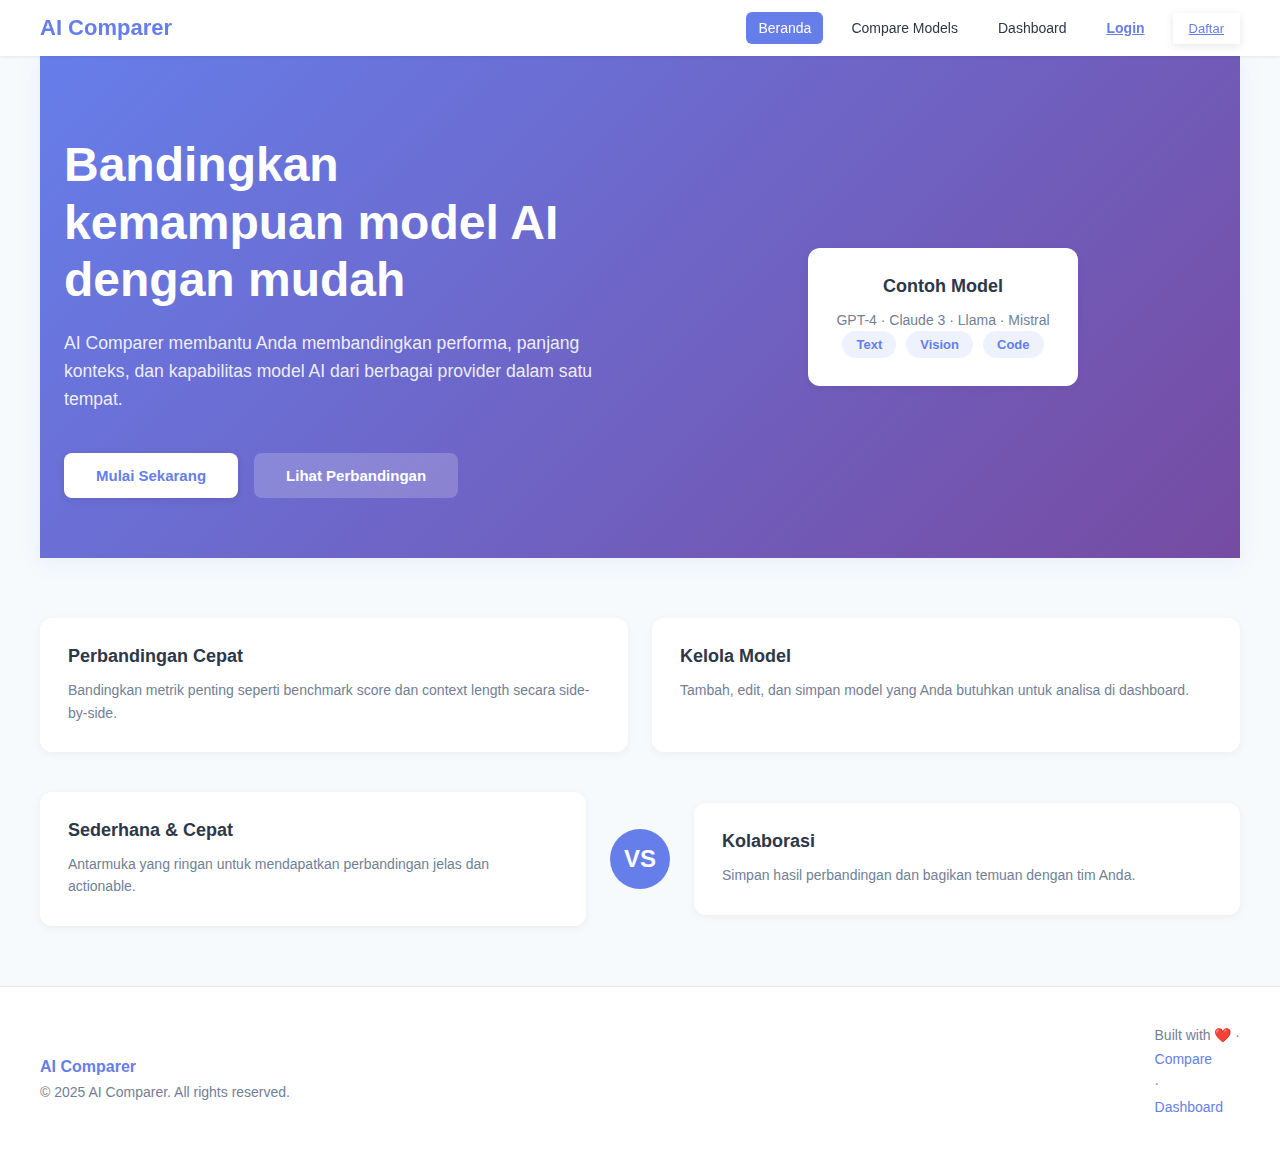
<file: index.html>
<!DOCTYPE html>
<html lang="id">
<head>
    <meta charset="utf-8">
    <meta name="viewport" content="width=device-width, initial-scale=1">
    <title>AI Comparer - Home</title>
    <link rel="stylesheet" href="css/index.css">
</head>
<body>
    <!-- Navigation Bar -->
    <nav class="navbar">
        <div class="nav-container">
            <h1 class="nav-logo">AI Comparer</h1>
            <div class="nav-menu">
                <a href="index.html" class="nav-link active">Beranda</a>
                <a href="compare.html" class="nav-link">Compare Models</a>
                <a href="dashboard.html" class="nav-link">Dashboard</a>
                <a href="login.html" id="loginLink" class="btn btn-icon">Login</a>
                <a href="register.html" id="registerLink" class="btn btn-primary btn-navbar">Daftar</a>
                <button id="logoutBtn" class="btn btn-secondary btn-navbar" style="display: none;">Logout</button>
            </div>
        </div>
    </nav>

    <!-- Hero Section -->
    <header class="container hero-section">
        <div class="hero-grid">
            <div class="hero-content">
                <h2 class="hero-title">Bandingkan kemampuan model AI dengan mudah</h2>
                <p class="hero-desc">AI Comparer membantu Anda membandingkan performa, panjang konteks, dan kapabilitas model AI dari berbagai provider dalam satu tempat.</p>
                <div class="hero-actions">
                    <a href="register.html" class="btn btn-primary btn-large">Mulai Sekarang</a>
                    <a href="compare.html" class="btn btn-secondary btn-large">Lihat Perbandingan</a>
                </div>
            </div>
            <div class="hero-models">
                <div class="selection-box models-box">
                    <h3 class="models-title">Contoh Model</h3>
                    <p class="text-muted">GPT-4 · Claude 3 · Llama · Mistral</p>
                    <div class="models-capabilities">
                        <span class="capability-badge">Text</span>
                        <span class="capability-badge">Vision</span>
                        <span class="capability-badge">Code</span>
                    </div>
                </div>
            </div>
        </div>
    </header>

    <!-- Features -->
    <section class="container">
        <div class="compare-selection section-margin">
            <div class="selection-box">
                <h3>Perbandingan Cepat</h3>
                <p class="text-muted">Bandingkan metrik penting seperti benchmark score dan context length secara side-by-side.</p>
            </div>

            <div class="selection-box">
                <h3>Kelola Model</h3>
                <p class="text-muted">Tambah, edit, dan simpan model yang Anda butuhkan untuk analisa di dashboard.</p>
            </div>
        </div>

        <div class="comparison-cards">
            <div class="comparison-card">
                <h4 class="model-card-title">Sederhana & Cepat</h4>
                <p class="text-muted">Antarmuka yang ringan untuk mendapatkan perbandingan jelas dan actionable.</p>
            </div>

            <div class="vs-divider">
                <span>VS</span>
            </div>

            <div class="comparison-card">
                <h4 class="model-card-title">Kolaborasi</h4>
                <p class="text-muted">Simpan hasil perbandingan dan bagikan temuan dengan tim Anda.</p>
            </div>
        </div>
    </section>

    <!-- Footer -->
    <footer class="main-footer">
        <div class="container footer-flex">
            <div>
                <strong>AI Comparer</strong>
                <p class="text-muted footer-copyright">© 2025 AI Comparer. All rights reserved.</p>
            </div>
            <div class="text-muted">Built with ❤️ · <a href="compare.html">Compare</a> · <a href="dashboard.html">Dashboard</a></div>
        </div>
    </footer>

    <!-- Scripts -->
    <script src="https://code.jquery.com/jquery-3.6.0.min.js"></script>
    <script src="js/config.js"></script>
    
    <script>
        $(document).ready(function() {
            // Fungsi untuk cek apakah user sudah login
            function checkAndRedirectIfLoggedIn() {
                const token = getToken();
                
                // Jika user sudah login (token ada dan tidak expired), redirect ke dashboard
                if (token && !isTokenExpired(token)) {
                    window.location.href = 'dashboard.html';
                    return true;
                }
                return false;
            }

            // Fungsi untuk update UI berdasarkan login status
            function updateNavbarForAuthStatus() {
                const token = getToken();
                const isLoggedIn = token && !isTokenExpired(token);

                if (isLoggedIn) {
                    // Sembunyikan login dan register links
                    $('#loginLink').hide();
                    $('#registerLink').hide();

                    // Tampilkan logout button
                    $('#logoutBtn').show();
                } else {
                    // Tampilkan login dan register links
                    $('#loginLink').show();
                    $('#registerLink').show();

                    // Sembunyikan logout button
                    $('#logoutBtn').hide();
                }
            }

            // Cek dan redirect jika sudah login
            checkAndRedirectIfLoggedIn();

            // Update navbar UI
            updateNavbarForAuthStatus();

            // Handler untuk logout button
            $('#logoutBtn').on('click', function() {
                removeToken();
                updateNavbarForAuthStatus();
                showAlert('Logout berhasil!', 'success');
                setTimeout(function() {
                    window.location.href = 'index.html';
                }, 500);
            });
        });

        // Helper untuk menampilkan alert
        function showAlert(message, type) {
            const alertDiv = document.createElement('div');
            alertDiv.className = 'alert alert-' + type;
            alertDiv.style.position = 'fixed';
            alertDiv.style.top = '20px';
            alertDiv.style.right = '20px';
            alertDiv.style.zIndex = '9999';
            alertDiv.style.maxWidth = '300px';
            alertDiv.textContent = message;
            document.body.appendChild(alertDiv);
            
            setTimeout(function() {
                alertDiv.remove();
            }, 5000);
        }
    </script>
</body>
</html>
</file>
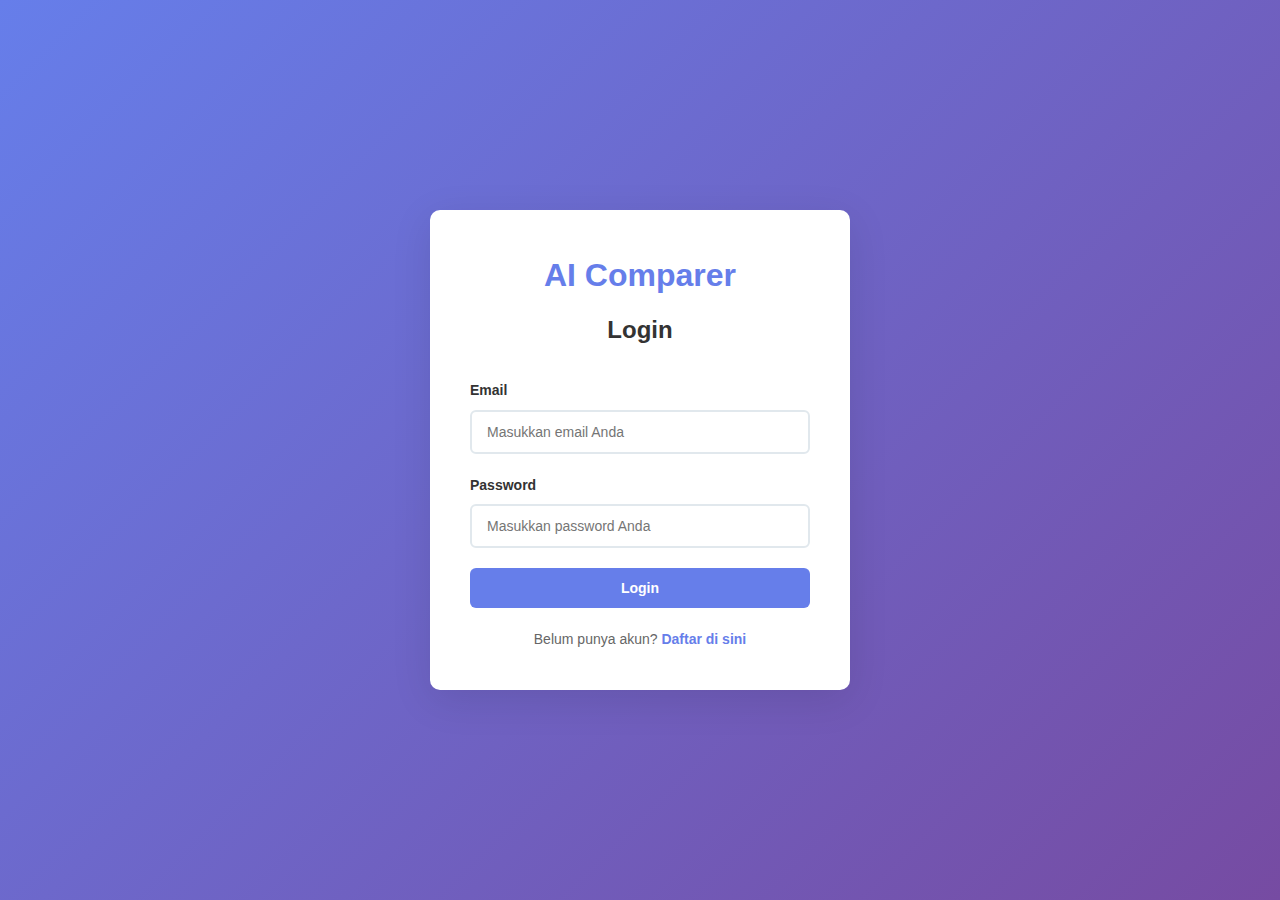
<file: compare.html>
<!DOCTYPE html>
<html lang="id">
<head>
    <meta charset="UTF-8">
    <meta name="viewport" content="width=device-width, initial-scale=1.0">
    <title>Compare Models - AI Comparer</title>
    <link rel="stylesheet" href="css/style.css">
</head>
<body>
    <!-- Navigation Bar -->
    <nav class="navbar">
        <div class="nav-container">
            <h1 class="nav-logo">AI Comparer</h1>
            <div class="nav-menu">
                <a href="dashboard.html" class="nav-link">Dashboard</a>
                <a href="compare.html" class="nav-link active">Compare Models</a>
                <button id="logoutBtn" class="btn btn-secondary">Logout</button>
            </div>
        </div>
    </nav>

    <div class="container">
        <!-- Header Section -->
        <div class="page-header">
            <h2>Compare AI Models</h2>
        </div>

        <!-- Alert untuk menampilkan error/success message -->
        <div id="alert" class="alert" style="display: none;"></div>

        <!-- Model Selection -->
        <div class="compare-selection">
            <div class="selection-box">
                <h3>Model 1</h3>
                <select id="model1Select" class="model-select">
                    <option value="">-- Pilih Model --</option>
                </select>
            </div>

            <div class="selection-box">
                <h3>Model 2</h3>
                <select id="model2Select" class="model-select">
                    <option value="">-- Pilih Model --</option>
                </select>
            </div>
        </div>

        <div class="compare-action">
            <button id="compareBtn" class="btn btn-primary btn-large">
                <span class="btn-text">Bandingkan</span>
                <span class="loader" style="display: none;"></span>
            </button>
        </div>

        <!-- Comparison Result -->
        <div id="comparisonResult" class="comparison-result" style="display: none;">
            <h3>Hasil Perbandingan</h3>

            <div class="comparison-cards">
                <!-- Model 1 Card -->
                <div class="comparison-card">
                    <h4 id="model1Name" class="model-card-title"></h4>
                    <div class="model-details">
                        <div class="detail-item">
                            <span class="detail-label">Provider:</span>
                            <span id="model1Provider" class="detail-value"></span>
                        </div>
                        <div class="detail-item">
                            <span class="detail-label">Context Length:</span>
                            <span id="model1Context" class="detail-value"></span>
                        </div>
                        <div class="detail-item">
                            <span class="detail-label">Benchmark Score:</span>
                            <span id="model1Score" class="detail-value score"></span>
                        </div>
                        <div class="detail-item">
                            <span class="detail-label">Capabilities:</span>
                            <div id="model1Capabilities" class="capabilities-list"></div>
                        </div>
                    </div>
                </div>

                <!-- VS Divider -->
                <div class="vs-divider">
                    <span>VS</span>
                </div>

                <!-- Model 2 Card -->
                <div class="comparison-card">
                    <h4 id="model2Name" class="model-card-title"></h4>
                    <div class="model-details">
                        <div class="detail-item">
                            <span class="detail-label">Provider:</span>
                            <span id="model2Provider" class="detail-value"></span>
                        </div>
                        <div class="detail-item">
                            <span class="detail-label">Context Length:</span>
                            <span id="model2Context" class="detail-value"></span>
                        </div>
                        <div class="detail-item">
                            <span class="detail-label">Benchmark Score:</span>
                            <span id="model2Score" class="detail-value score"></span>
                        </div>
                        <div class="detail-item">
                            <span class="detail-label">Capabilities:</span>
                            <div id="model2Capabilities" class="capabilities-list"></div>
                        </div>
                    </div>
                </div>
            </div>

            <!-- Comparison Table -->
            <div class="comparison-table">
                <h4>Perbandingan Detail</h4>
                <table>
                    <thead>
                        <tr>
                            <th>Aspek</th>
                            <th id="compTableModel1"></th>
                            <th id="compTableModel2"></th>
                            <th>Winner</th>
                        </tr>
                    </thead>
                    <tbody id="comparisonTableBody">
                        <!-- Data akan diisi oleh JavaScript -->
                    </tbody>
                </table>
            </div>
        </div>
    </div>

    <!-- jQuery library -->
    <script src="https://code.jquery.com/jquery-3.6.0.min.js"></script>

    <!-- Supabase configuration -->
    <script src="js/config.js"></script>

    <!-- Authentication logic -->
    <script src="js/auth.js"></script>

    <!-- Models CRUD logic -->
    <script src="js/models.js"></script>

    <script>
        // jQuery: Initialize compare page when page loads
        $(document).ready(function() {
            // Cek autentikasi user dengan JWT
            checkAuth();

            // Load models untuk dropdown selection
            loadModelsForComparison();
        });
    </script>
</body>
</html>
</file>
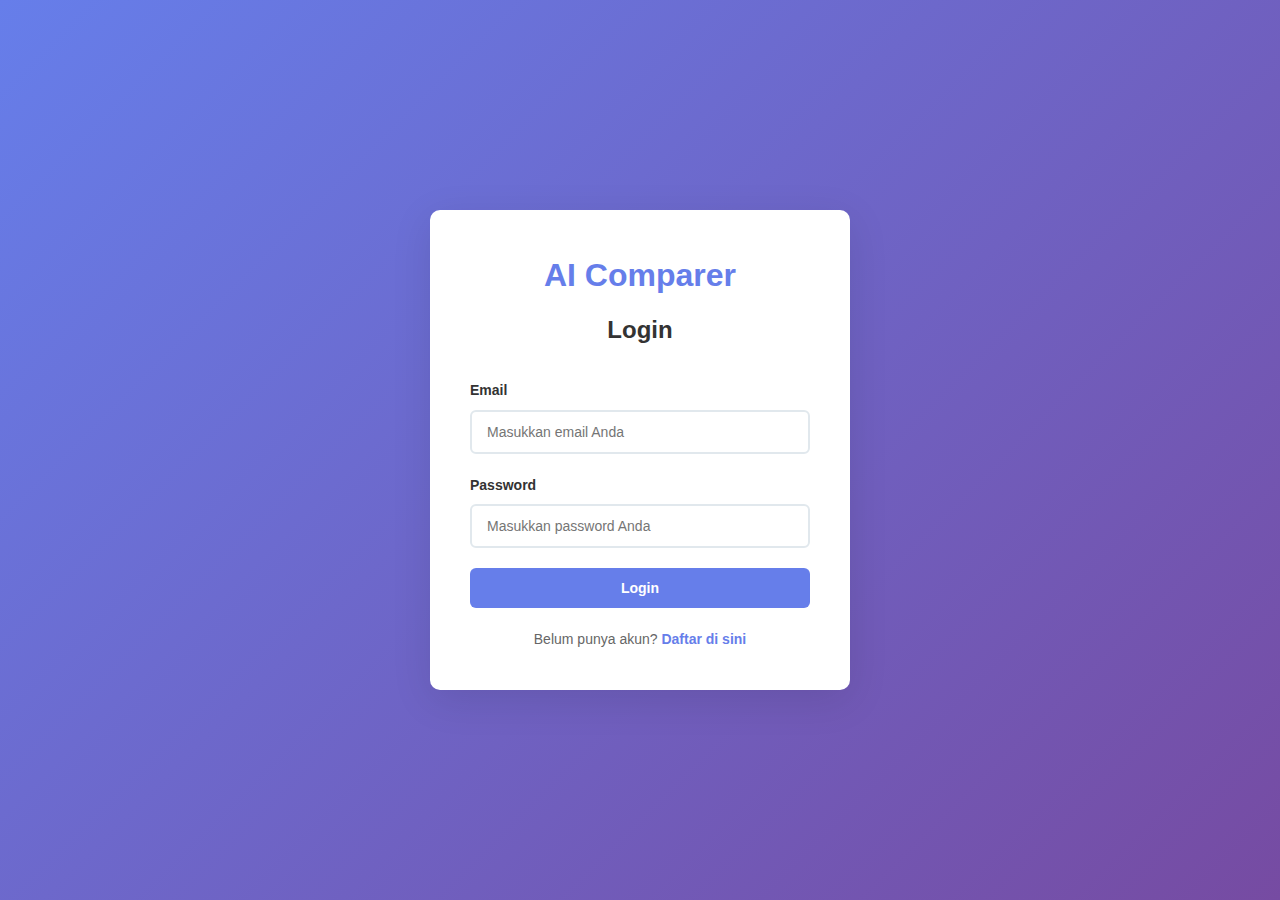
<file: dashboard.html>
<!DOCTYPE html>
<html lang="id">
<head>
    <meta charset="UTF-8">
    <meta name="viewport" content="width=device-width, initial-scale=1.0">
    <title>Dashboard - AI Comparer</title>
    <link rel="stylesheet" href="css/style.css">
</head>
<body>
    <!-- Navigation Bar -->
    <nav class="navbar">
        <div class="nav-container">
            <h1 class="nav-logo">AI Comparer</h1>
            <div class="nav-menu">
                <a href="dashboard.html" class="nav-link active">Dashboard</a>
                <a href="compare.html" class="nav-link">Compare Models</a>
                <button id="logoutBtn" class="btn btn-secondary">Logout</button>
            </div>
        </div>
    </nav>

    <div class="container">
        <!-- Header Section -->
        <div class="page-header">
            <h2>AI Models Dashboard</h2>
            <button id="addModelBtn" class="btn btn-primary">+ Tambah Model AI</button>
        </div>

        <!-- Alert untuk menampilkan error/success message -->
        <div id="alert" class="alert" style="display: none;"></div>

        <!-- Loading indicator -->
        <div id="loadingIndicator" class="loading-container" style="display: none;">
            <div class="loader"></div>
            <p>Loading data...</p>
        </div>

        <!-- Models Table -->
        <div class="table-container">
            <table id="modelsTable">
                <thead>
                    <tr>
                        <th>Nama Model</th>
                        <th>Provider</th>
                        <th>Context Length</th>
                        <th>Benchmark Score</th>
                        <th>Capabilities</th>
                        <th>Ditambahkan oleh</th>
                        <th>Actions</th>
                    </tr>
                </thead>
                <tbody id="modelsTableBody">
                    <!-- Data akan diisi oleh JavaScript -->
                </tbody>
            </table>
        </div>
    </div>

    <!-- Modal untuk Tambah/Edit Model -->
    <div id="modelModal" class="modal">
        <div class="modal-content">
            <span class="close">&times;</span>
            <h2 id="modalTitle">Tambah Model AI</h2>

            <form id="modelForm">
                <input type="hidden" id="modelId" name="modelId">

                <div class="form-group">
                    <label for="modelName">Nama Model *</label>
                    <input type="text" id="modelName" name="modelName" required placeholder="Contoh: GPT-4, Claude 3">
                </div>

                <div class="form-group">
                    <label for="modelProvider">Provider *</label>
                    <input type="text" id="modelProvider" name="modelProvider" required placeholder="Contoh: OpenAI, Anthropic">
                </div>

                <div class="form-group">
                    <label for="contextLength">Context Length (tokens) *</label>
                    <input type="number" id="contextLength" name="contextLength" required placeholder="Contoh: 128000">
                </div>

                <div class="form-group">
                    <label for="benchmarkScore">Benchmark Score (0-100) *</label>
                    <input type="number" id="benchmarkScore" name="benchmarkScore" step="0.01" min="0" max="100" required placeholder="Contoh: 85.5">
                </div>

                <div class="form-group">
                    <label for="capabilities">Capabilities (JSON format)</label>
                    <textarea id="capabilities" name="capabilities" rows="4" placeholder='{"text": true, "vision": true, "code": true}'></textarea>
                    <small>Format: {"key": "value"} atau kosongkan</small>
                </div>

                <div class="form-actions">
                    <button type="button" class="btn btn-secondary" id="cancelBtn">Batal</button>
                    <button type="submit" class="btn btn-primary" id="saveModelBtn">
                        <span class="btn-text">Simpan</span>
                        <span class="loader" style="display: none;"></span>
                    </button>
                </div>
            </form>
        </div>
    </div>

    <!-- jQuery library -->
    <script src="https://code.jquery.com/jquery-3.6.0.min.js"></script>

    <!-- Supabase configuration -->
    <script src="js/config.js"></script>

    <!-- Authentication logic -->
    <script src="js/auth.js"></script>

    <!-- Models CRUD logic -->
    <script src="js/models.js"></script>

    <script>
        // jQuery: Initialize dashboard when page loads
        $(document).ready(function() {
            // Cek autentikasi user dengan JWT
            checkAuth();

            // Load semua models dari database
            loadModels();
        });
    </script>
</body>
</html>
</file>
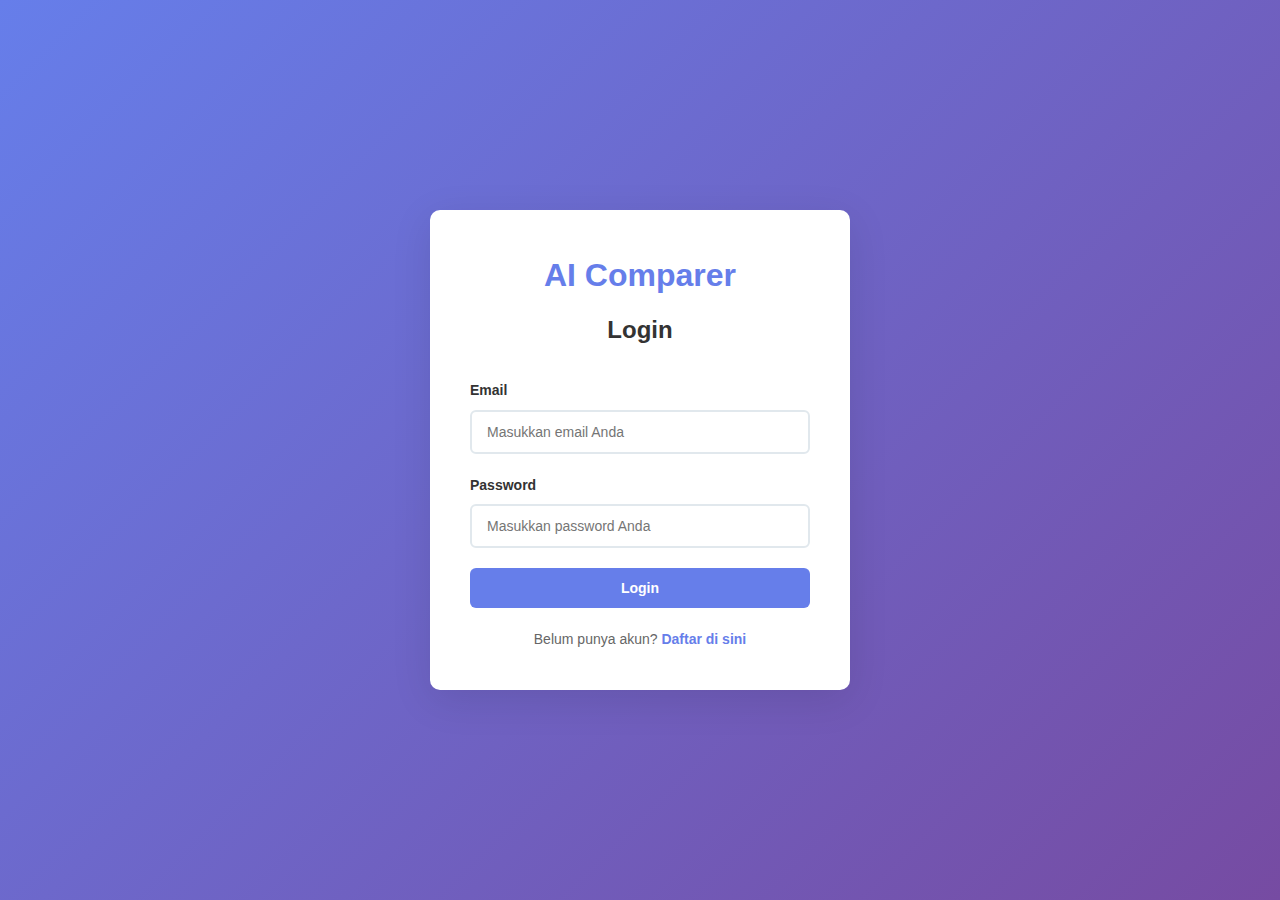
<file: login.html>
<!DOCTYPE html>
<html lang="id">
<head>
    <meta charset="UTF-8">
    <meta name="viewport" content="width=device-width, initial-scale=1.0">
    <title>Login - AI Comparer</title>
    <link rel="stylesheet" href="css/style.css">
</head>
<body>
    <div class="auth-container">
        <div class="auth-box">
            <h1>AI Comparer</h1>
            <h2>Login</h2>

            <!-- Alert untuk menampilkan error/success message -->
            <div id="alert" class="alert" style="display: none;"></div>

            <form id="loginForm">
                <div class="form-group">
                    <label for="email">Email</label>
                    <input type="email" id="email" name="email" required placeholder="Masukkan email Anda">
                </div>

                <div class="form-group">
                    <label for="password">Password</label>
                    <input type="password" id="password" name="password" required placeholder="Masukkan password Anda">
                </div>

                <button type="submit" class="btn btn-primary" id="loginBtn">
                    <span class="btn-text">Login</span>
                    <span class="loader" style="display: none;"></span>
                </button>
            </form>

            <p class="auth-link">
                Belum punya akun? <a href="register.html">Daftar di sini</a>
            </p>
        </div>
    </div>

    <!-- jQuery library -->
    <script src="https://code.jquery.com/jquery-3.6.0.min.js"></script>

    <!-- Supabase configuration -->
    <script src="js/config.js"></script>

    <!-- Authentication logic -->
    <script src="js/auth.js"></script>
</body>
</html>
</file>
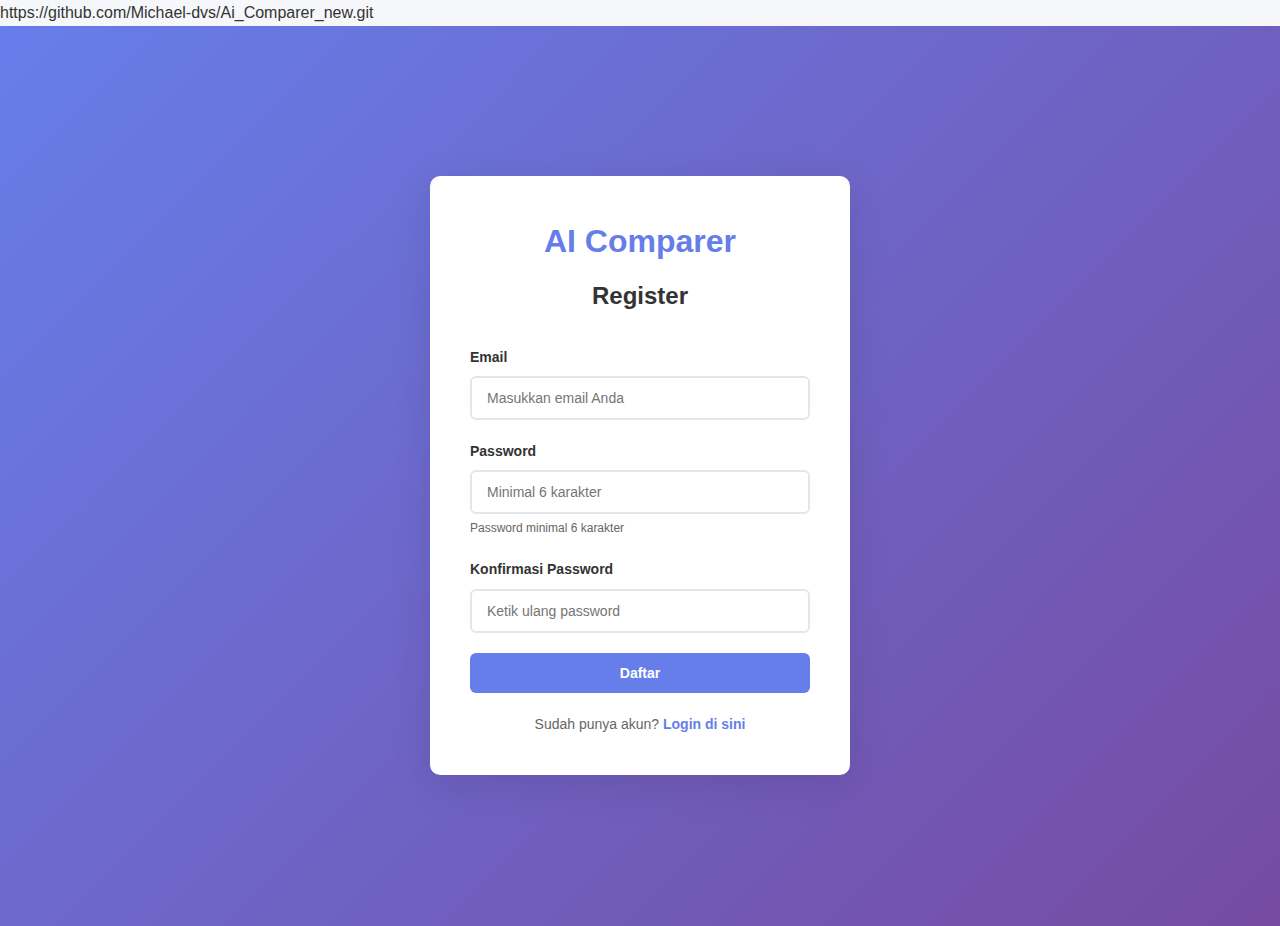
<file: register.html>
https://github.com/Michael-dvs/Ai_Comparer_new.git<!DOCTYPE html>
<html lang="id">
<head>
    <meta charset="UTF-8">
    <meta name="viewport" content="width=device-width, initial-scale=1.0">
    <title>Register - AI Comparer</title>
    <link rel="stylesheet" href="css/style.css">
</head>
<body>
    <div class="auth-container">
        <div class="auth-box">
            <h1>AI Comparer</h1>
            <h2>Register</h2>

            <!-- Alert untuk menampilkan error/success message -->
            <div id="alert" class="alert" style="display: none;"></div>

            <form id="registerForm">
                <div class="form-group">
                    <label for="email">Email</label>
                    <input type="email" id="email" name="email" required placeholder="Masukkan email Anda">
                </div>

                <div class="form-group">
                    <label for="password">Password</label>
                    <input type="password" id="password" name="password" required placeholder="Minimal 6 karakter">
                    <small>Password minimal 6 karakter</small>
                </div>

                <div class="form-group">
                    <label for="confirmPassword">Konfirmasi Password</label>
                    <input type="password" id="confirmPassword" name="confirmPassword" required placeholder="Ketik ulang password">
                </div>

                <button type="submit" class="btn btn-primary" id="registerBtn">
                    <span class="btn-text">Daftar</span>
                    <span class="loader" style="display: none;"></span>
                </button>
            </form>

            <p class="auth-link">
                Sudah punya akun? <a href="login.html">Login di sini</a>
            </p>
        </div>
    </div>

    <!-- jQuery library -->
    <script src="https://code.jquery.com/jquery-3.6.0.min.js"></script>

    <!-- Supabase configuration -->
    <script src="js/config.js"></script>

    <!-- Authentication logic -->
    <script src="js/auth.js"></script>
</body>
</html>
</file>
<file: css/index.css>
/* ============================================
   INDEX.CSS - HOMEPAGE STYLES (MODERN & CLEAN)
   ============================================ */

:root {
    --primary: #667eea;
    --primary-dark: #5568d3;
    --secondary: #764ba2;
    --text-dark: #2d3748;
    --text-light: #718096;
    --bg-light: #f7fafc;
    --border: #e2e8f0;
    --white: #ffffff;
}

body {
    font-family: -apple-system, BlinkMacSystemFont, 'Segoe UI', Roboto, sans-serif;
    background: var(--bg-light);
    margin: 0;
    padding: 0;
}

/* ============================================
   NAVBAR OVERRIDE
   ============================================ */

.navbar {
    background: var(--white);
    box-shadow: 0 1px 3px rgba(0,0,0,0.08);
    position: sticky;
    top: 0;
    z-index: 100;
}

.nav-container {
    max-width: 1200px;
    margin: 0 auto;
    padding: 12px 24px;
    display: flex;
    justify-content: space-between;
    align-items: center;
}

.nav-logo {
    font-size: 22px;
    font-weight: 700;
    color: var(--primary);
    margin: 0;
}

.nav-menu {
    display: flex;
    align-items: center;
    gap: 16px;
}

.nav-link {
    text-decoration: none;
    color: var(--text-dark);
    font-weight: 500;
    font-size: 14px;
    padding: 8px 12px;
    border-radius: 6px;
    transition: 0.2s;
}

.nav-link:hover {
    background: var(--bg-light);
    color: var(--primary);
}

.nav-link.active {
    background: var(--primary);
    color: var(--white);
}

.btn-navbar {
    padding: 8px 16px;
    font-size: 13px;
}

.btn-icon {
    padding: 8px 12px;
    background: transparent;
    border: none;
    cursor: pointer;
    font-size: 14px;
    color: var(--primary);
    font-weight: 600;
    transition: 0.2s;
}

.btn-icon:hover {
    color: var(--primary-dark);
}

/* ============================================
   HERO SECTION
   ============================================ */

.container {
    max-width: 1200px;
    margin: 0 auto;
    padding: 0 24px;
}

.hero-section {
    background: linear-gradient(135deg, var(--primary) 0%, var(--secondary) 100%);
    color: var(--white);
    padding: 80px 0 60px 0;
    margin-bottom: 60px;
    box-shadow: 0 4px 20px rgba(102,126,234,0.1);
}

.hero-grid {
    display: grid;
    grid-template-columns: 1fr 1fr;
    gap: 60px;
    align-items: center;
    max-width: 1200px;
    margin: 0 auto;
    padding: 0 24px;
}

.hero-content {
    display: flex;
    flex-direction: column;
    gap: 20px;
}

.hero-title {
    font-size: 3rem;
    font-weight: 800;
    line-height: 1.2;
    margin: 0;
    color: var(--white);
}

.hero-desc {
    font-size: 1.1rem;
    line-height: 1.6;
    color: rgba(255,255,255,0.9);
    margin: 0;
}

.hero-actions {
    display: flex;
    gap: 16px;
    margin-top: 20px;
}

.hero-actions .btn {
    padding: 14px 32px;
    font-size: 15px;
    font-weight: 600;
    border-radius: 8px;
    border: none;
    cursor: pointer;
    text-decoration: none;
    display: inline-flex;
    align-items: center;
    justify-content: center;
    transition: all 0.2s;
}

.btn-primary {
    background: var(--white);
    color: var(--primary);
    box-shadow: 0 2px 8px rgba(0,0,0,0.1);
}

.btn-primary:hover {
    transform: translateY(-2px);
    box-shadow: 0 4px 12px rgba(0,0,0,0.15);
}

.btn-secondary {
    background: rgba(255,255,255,0.2);
    color: var(--white);
    border: 2px solid var(--white);
}

.btn-secondary:hover {
    background: rgba(255,255,255,0.3);
    transform: translateY(-2px);
}

.hero-models {
    display: flex;
    align-items: center;
    justify-content: center;
}

.models-box {
    background: var(--white);
    color: var(--text-dark);
    border-radius: 16px;
    box-shadow: 0 8px 24px rgba(0,0,0,0.12);
    padding: 40px 32px;
    text-align: center;
}

.models-title {
    font-size: 18px;
    font-weight: 700;
    margin: 0 0 12px 0;
    color: var(--primary);
}

.text-muted {
    color: var(--text-light);
    font-size: 14px;
    margin: 0 0 16px 0;
}

.models-capabilities {
    display: flex;
    gap: 10px;
    justify-content: center;
    flex-wrap: wrap;
}

.capability-badge {
    display: inline-block;
    padding: 6px 14px;
    background: #eef2ff;
    color: var(--primary);
    border-radius: 20px;
    font-size: 13px;
    font-weight: 600;
}

/* ============================================
   FEATURES SECTION
   ============================================ */

.compare-selection,
.comparison-cards {
    display: grid;
    grid-template-columns: repeat(auto-fit, minmax(250px, 1fr));
    gap: 24px;
    margin: 40px 0;
}

.selection-box,
.comparison-card {
    background: var(--white);
    padding: 28px;
    border-radius: 12px;
    box-shadow: 0 2px 8px rgba(0,0,0,0.05);
    transition: all 0.2s;
}

.selection-box:hover,
.comparison-card:hover {
    box-shadow: 0 4px 16px rgba(102,126,234,0.1);
    transform: translateY(-2px);
}

.selection-box h3,
.comparison-card h4 {
    font-size: 18px;
    font-weight: 700;
    margin: 0 0 12px 0;
    color: var(--text-dark);
}

.selection-box p,
.comparison-card p {
    margin: 0;
    color: var(--text-light);
    line-height: 1.6;
}

.comparison-cards {
    grid-template-columns: 1fr auto 1fr;
    align-items: center;
}

.vs-divider {
    display: flex;
    justify-content: center;
}

.vs-divider span {
    width: 60px;
    height: 60px;
    background: var(--primary);
    color: var(--white);
    border-radius: 50%;
    display: flex;
    align-items: center;
    justify-content: center;
    font-size: 24px;
    font-weight: 700;
}

/* ============================================
   FOOTER
   ============================================ */

.main-footer {
    background: var(--white);
    border-top: 1px solid var(--border);
    padding: 40px 0;
    margin-top: 60px;
}

.footer-flex {
    max-width: 1200px;
    margin: 0 auto;
    padding: 0 24px;
    display: flex;
    justify-content: space-between;
    align-items: center;
    gap: 24px;
}

.footer-flex > div {
    display: flex;
    flex-direction: column;
    gap: 8px;
}

.footer-flex strong {
    color: var(--primary);
    font-size: 16px;
}

.footer-flex a {
    color: var(--primary);
    text-decoration: none;
    font-size: 14px;
    transition: 0.2s;
}

.footer-flex a:hover {
    color: var(--primary-dark);
    text-decoration: underline;
}

.footer-copyright {
    color: var(--text-light);
    font-size: 14px;
    margin: 0;
}

/* ============================================
   RESPONSIVE DESIGN
   ============================================ */

@media (max-width: 1024px) {
    .hero-grid {
        grid-template-columns: 1fr;
        gap: 40px;
    }

    .hero-title {
        font-size: 2.5rem;
    }

    .comparison-cards {
        grid-template-columns: 1fr;
    }

    .vs-divider {
        transform: rotate(90deg);
        margin: 20px 0;
    }
}

@media (max-width: 640px) {
    .hero-section {
        padding: 60px 0 40px 0;
    }

    .hero-title {
        font-size: 2rem;
    }

    .hero-actions {
        flex-direction: column;
        gap: 12px;
    }

    .hero-actions .btn {
        width: 100%;
    }

    .nav-container {
        flex-direction: column;
        gap: 12px;
    }

    .nav-menu {
        width: 100%;
        flex-wrap: wrap;
        justify-content: center;
    }

    .footer-flex {
        flex-direction: column;
        align-items: flex-start;
    }

    .models-box {
        padding: 28px 20px;
    }
}
</file>
<file: css/style.css>
/* ============================================
   RESET & BASE STYLES
   ============================================ */

* {
    margin: 0;
    padding: 0;
    box-sizing: border-box;
}

body {
    font-family: -apple-system, BlinkMacSystemFont, 'Segoe UI', Roboto, 'Helvetica Neue', Arial, sans-serif;
    line-height: 1.6;
    color: #333;
    background-color: #f5f7fa;
    min-height: 100vh;
}

/* ============================================
   AUTHENTICATION PAGES (LOGIN & REGISTER)
   ============================================ */

.auth-container {
    display: flex;
    justify-content: center;
    align-items: center;
    min-height: 100vh;
    padding: 20px;
    background: linear-gradient(135deg, #667eea 0%, #764ba2 100%);
}

.auth-box {
    background: white;
    padding: 40px;
    border-radius: 10px;
    box-shadow: 0 10px 40px rgba(0, 0, 0, 0.1);
    width: 100%;
    max-width: 420px;
}

.auth-box h1 {
    text-align: center;
    color: #667eea;
    font-size: 32px;
    margin-bottom: 10px;
}

.auth-box h2 {
    text-align: center;
    color: #333;
    font-size: 24px;
    margin-bottom: 30px;
}

/* ============================================
   FORM STYLES
   ============================================ */

.form-group {
    margin-bottom: 20px;
}

.form-group label {
    display: block;
    margin-bottom: 8px;
    font-weight: 600;
    color: #333;
    font-size: 14px;
}

.form-group input,
.form-group textarea,
.form-group select {
    width: 100%;
    padding: 12px 15px;
    border: 2px solid #e1e8ed;
    border-radius: 6px;
    font-size: 14px;
    transition: all 0.3s ease;
}

.form-group input:focus,
.form-group textarea:focus,
.form-group select:focus {
    outline: none;
    border-color: #667eea;
    box-shadow: 0 0 0 3px rgba(102, 126, 234, 0.1);
}

.form-group small {
    display: block;
    margin-top: 5px;
    font-size: 12px;
    color: #666;
}

.form-group textarea {
    font-family: 'Courier New', monospace;
    resize: vertical;
}

/* ============================================
   BUTTON STYLES
   ============================================ */

.btn {
    padding: 12px 24px;
    border: none;
    border-radius: 6px;
    font-size: 14px;
    font-weight: 600;
    cursor: pointer;
    transition: all 0.3s ease;
    display: inline-flex;
    align-items: center;
    justify-content: center;
    gap: 8px;
}

.btn:disabled {
    opacity: 0.6;
    cursor: not-allowed;
}

.btn-primary {
    background: #667eea;
    color: white;
    width: 100%;
}

.btn-primary:hover:not(:disabled) {
    background: #5568d3;
    transform: translateY(-2px);
    box-shadow: 0 5px 15px rgba(102, 126, 234, 0.3);
}

.btn-secondary {
    background: #6c757d;
    color: white;
}

.btn-secondary:hover:not(:disabled) {
    background: #5a6268;
}

.btn-large {
    padding: 15px 30px;
    font-size: 16px;
}

.btn-icon {
    padding: 8px 12px;
    border: none;
    background: transparent;
    cursor: pointer;
    font-size: 18px;
    transition: all 0.2s ease;
}

.btn-icon:hover {
    transform: scale(1.2);
}

.btn-edit:hover {
    filter: brightness(1.2);
}

.btn-delete:hover {
    filter: brightness(1.2);
}

/* ============================================
   LOADER/SPINNER
   ============================================ */

.loader {
    border: 3px solid rgba(255, 255, 255, 0.3);
    border-top: 3px solid white;
    border-radius: 50%;
    width: 20px;
    height: 20px;
    animation: spin 0.8s linear infinite;
}

@keyframes spin {
    0% { transform: rotate(0deg); }
    100% { transform: rotate(360deg); }
}

.loading-container {
    text-align: center;
    padding: 60px 20px;
}

.loading-container .loader {
    border: 4px solid rgba(102, 126, 234, 0.2);
    border-top: 4px solid #667eea;
    width: 50px;
    height: 50px;
    margin: 0 auto 20px;
}

.loading-container p {
    color: #666;
    font-size: 16px;
}

/* ============================================
   ALERT/NOTIFICATION
   ============================================ */

.alert {
    padding: 15px 20px;
    border-radius: 6px;
    margin-bottom: 20px;
    font-size: 14px;
    font-weight: 500;
}

.alert-success {
    background-color: #d4edda;
    color: #155724;
    border: 1px solid #c3e6cb;
}

.alert-error {
    background-color: #f8d7da;
    color: #721c24;
    border: 1px solid #f5c6cb;
}

/* ============================================
   AUTH LINK
   ============================================ */

.auth-link {
    text-align: center;
    margin-top: 20px;
    font-size: 14px;
    color: #666;
}

.auth-link a {
    color: #667eea;
    text-decoration: none;
    font-weight: 600;
}

.auth-link a:hover {
    text-decoration: underline;
}

/* ============================================
   NAVIGATION BAR
   ============================================ */

.navbar {
    background: white;
    box-shadow: 0 2px 10px rgba(0, 0, 0, 0.1);
    position: sticky;
    top: 0;
    z-index: 100;
}

.nav-container {
    max-width: 1400px;
    margin: 0 auto;
    padding: 15px 30px;
    display: flex;
    justify-content: space-between;
    align-items: center;
}

.nav-logo {
    font-size: 24px;
    font-weight: 700;
    color: #667eea;
}

.nav-menu {
    display: flex;
    align-items: center;
    gap: 20px;
}

.nav-link {
    text-decoration: none;
    color: #333;
    font-weight: 500;
    font-size: 14px;
    padding: 8px 16px;
    border-radius: 6px;
    transition: all 0.3s ease;
}

.nav-link:hover {
    background: #f5f7fa;
    color: #667eea;
}

.nav-link.active {
    background: #667eea;
    color: white;
}

/* ============================================
   CONTAINER & LAYOUT
   ============================================ */

.container {
    max-width: 1400px;
    margin: 0 auto;
    padding: 30px;
}

.page-header {
    display: flex;
    justify-content: space-between;
    align-items: center;
    margin-bottom: 30px;
}

.page-header h2 {
    font-size: 28px;
    color: #333;
}

/* ============================================
   TABLE STYLES
   ============================================ */

.table-container {
    background: white;
    border-radius: 10px;
    box-shadow: 0 2px 10px rgba(0, 0, 0, 0.05);
    overflow: hidden;
}

table {
    width: 100%;
    border-collapse: collapse;
}

thead {
    background: #667eea;
    color: white;
}

thead th {
    padding: 15px;
    text-align: left;
    font-weight: 600;
    font-size: 14px;
    text-transform: uppercase;
    letter-spacing: 0.5px;
}

tbody tr {
    border-bottom: 1px solid #e1e8ed;
    transition: all 0.2s ease;
}

tbody tr:hover {
    background-color: #f8f9fa;
}

tbody tr:last-child {
    border-bottom: none;
}

tbody td {
    padding: 15px;
    font-size: 14px;
    color: #333;
}

.action-buttons {
    display: flex;
    gap: 10px;
}

.badge-score {
    display: inline-block;
    padding: 6px 12px;
    background: #28a745;
    color: white;
    border-radius: 20px;
    font-weight: 600;
    font-size: 13px;
}

.text-muted {
    color: #999;
    font-style: italic;
}

/* ============================================
   MODAL STYLES
   ============================================ */

.modal {
    display: none;
    position: fixed;
    z-index: 1000;
    left: 0;
    top: 0;
    width: 100%;
    height: 100%;
    overflow: auto;
    background-color: rgba(0, 0, 0, 0.5);
    animation: fadeIn 0.3s;
}

@keyframes fadeIn {
    from { opacity: 0; }
    to { opacity: 1; }
}

.modal-content {
    background-color: white;
    margin: 50px auto;
    padding: 30px;
    border-radius: 10px;
    width: 90%;
    max-width: 600px;
    box-shadow: 0 10px 40px rgba(0, 0, 0, 0.2);
    animation: slideDown 0.3s;
}

@keyframes slideDown {
    from {
        transform: translateY(-50px);
        opacity: 0;
    }
    to {
        transform: translateY(0);
        opacity: 1;
    }
}

.modal-content h2 {
    margin-bottom: 25px;
    color: #333;
    font-size: 24px;
}

.close {
    color: #aaa;
    float: right;
    font-size: 28px;
    font-weight: bold;
    cursor: pointer;
    line-height: 20px;
}

.close:hover,
.close:focus {
    color: #333;
}

.form-actions {
    display: flex;
    gap: 15px;
    justify-content: flex-end;
    margin-top: 25px;
}

.form-actions .btn {
    width: auto;
    min-width: 120px;
}

/* ============================================
   COMPARISON PAGE STYLES
   ============================================ */

.compare-selection {
    display: grid;
    grid-template-columns: 1fr 1fr;
    gap: 30px;
    margin-bottom: 30px;
}

.selection-box {
    background: white;
    padding: 25px;
    border-radius: 10px;
    box-shadow: 0 2px 10px rgba(0, 0, 0, 0.05);
}

.selection-box h3 {
    margin-bottom: 15px;
    color: #333;
    font-size: 18px;
}

.model-select {
    width: 100%;
    padding: 12px 15px;
    border: 2px solid #e1e8ed;
    border-radius: 6px;
    font-size: 14px;
    cursor: pointer;
    transition: all 0.3s ease;
}

.model-select:focus {
    outline: none;
    border-color: #667eea;
    box-shadow: 0 0 0 3px rgba(102, 126, 234, 0.1);
}

.compare-action {
    text-align: center;
    margin-bottom: 40px;
}

.comparison-result {
    margin-top: 40px;
}

.comparison-result h3 {
    font-size: 24px;
    color: #333;
    margin-bottom: 30px;
    text-align: center;
}

.comparison-cards {
    display: grid;
    grid-template-columns: 1fr auto 1fr;
    gap: 30px;
    margin-bottom: 40px;
}

.comparison-card {
    background: white;
    padding: 30px;
    border-radius: 10px;
    box-shadow: 0 2px 10px rgba(0, 0, 0, 0.05);
}

.model-card-title {
    font-size: 22px;
    color: #667eea;
    margin-bottom: 20px;
    padding-bottom: 15px;
    border-bottom: 2px solid #e1e8ed;
}

.model-details {
    display: flex;
    flex-direction: column;
    gap: 15px;
}

.detail-item {
    display: flex;
    flex-direction: column;
    gap: 5px;
}

.detail-label {
    font-size: 12px;
    color: #666;
    text-transform: uppercase;
    letter-spacing: 0.5px;
    font-weight: 600;
}

.detail-value {
    font-size: 16px;
    color: #333;
    font-weight: 500;
}

.detail-value.score {
    font-size: 24px;
    color: #28a745;
    font-weight: 700;
}

.capabilities-list {
    display: flex;
    flex-wrap: wrap;
    gap: 8px;
}

.capability-badge {
    display: inline-block;
    padding: 6px 12px;
    background: #e7f3ff;
    color: #0066cc;
    border-radius: 20px;
    font-size: 12px;
    font-weight: 600;
}

.vs-divider {
    display: flex;
    align-items: center;
    justify-content: center;
}

.vs-divider span {
    background: #667eea;
    color: white;
    width: 60px;
    height: 60px;
    display: flex;
    align-items: center;
    justify-content: center;
    border-radius: 50%;
    font-size: 24px;
    font-weight: 700;
    box-shadow: 0 5px 15px rgba(102, 126, 234, 0.3);
}

.comparison-table {
    background: white;
    padding: 30px;
    border-radius: 10px;
    box-shadow: 0 2px 10px rgba(0, 0, 0, 0.05);
}

.comparison-table h4 {
    font-size: 20px;
    color: #333;
    margin-bottom: 20px;
}

.comparison-table table {
    width: 100%;
}

.comparison-table th {
    background: #f8f9fa;
    color: #333;
}

.winner-badge {
    display: inline-block;
    padding: 6px 12px;
    background: #ffd700;
    color: #333;
    border-radius: 20px;
    font-weight: 600;
    font-size: 13px;
}

/* ============================================
   RESPONSIVE DESIGN
   ============================================ */

@media (max-width: 768px) {
    .nav-container {
        flex-direction: column;
        gap: 15px;
    }

    .nav-menu {
        flex-wrap: wrap;
        justify-content: center;
    }

    .page-header {
        flex-direction: column;
        align-items: flex-start;
        gap: 15px;
    }

    .compare-selection {
        grid-template-columns: 1fr;
    }

    .comparison-cards {
        grid-template-columns: 1fr;
    }

    .vs-divider {
        transform: rotate(90deg);
    }

    .table-container {
        overflow-x: auto;
    }

    table {
        min-width: 600px;
    }
}

@media (max-width: 480px) {
    .container {
        padding: 15px;
    }

    .auth-box {
        padding: 30px 20px;
    }

    .modal-content {
        margin: 20px;
        padding: 20px;
        width: calc(100% - 40px);
    }
}
</file>
